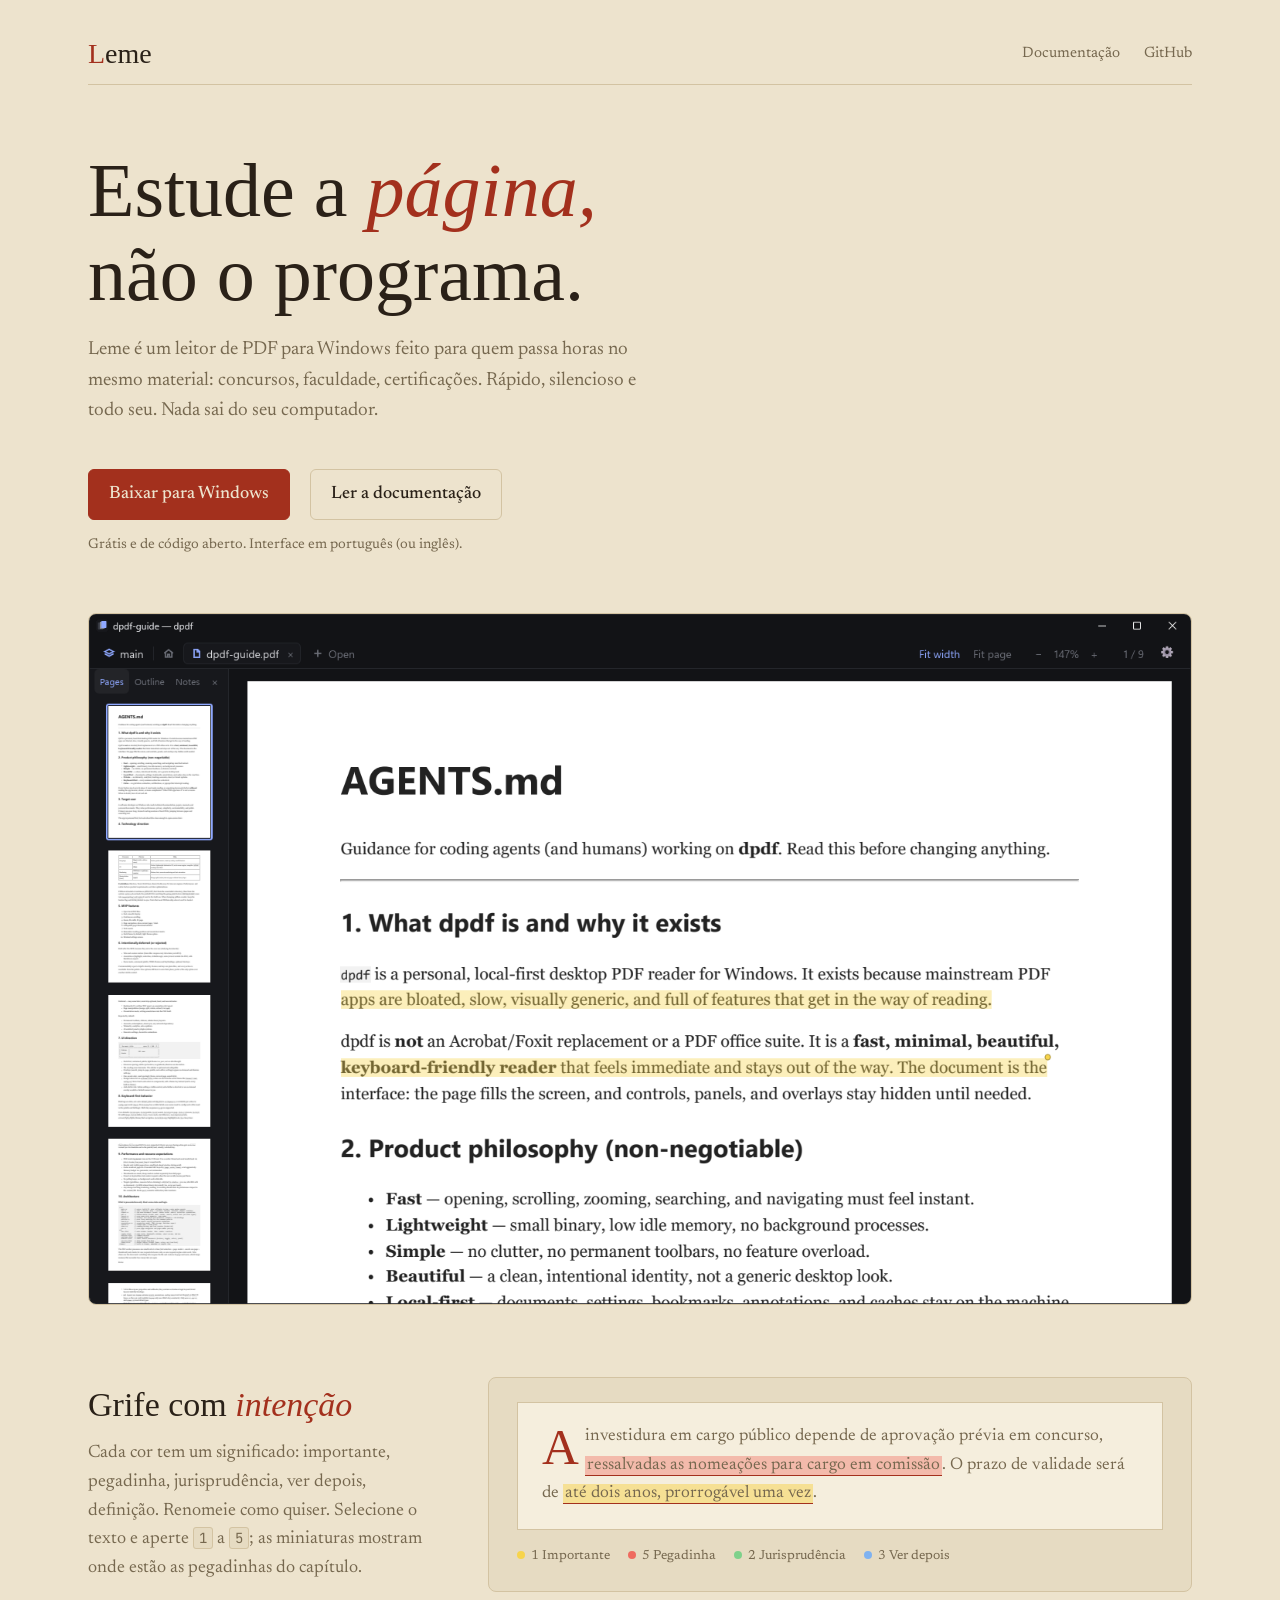
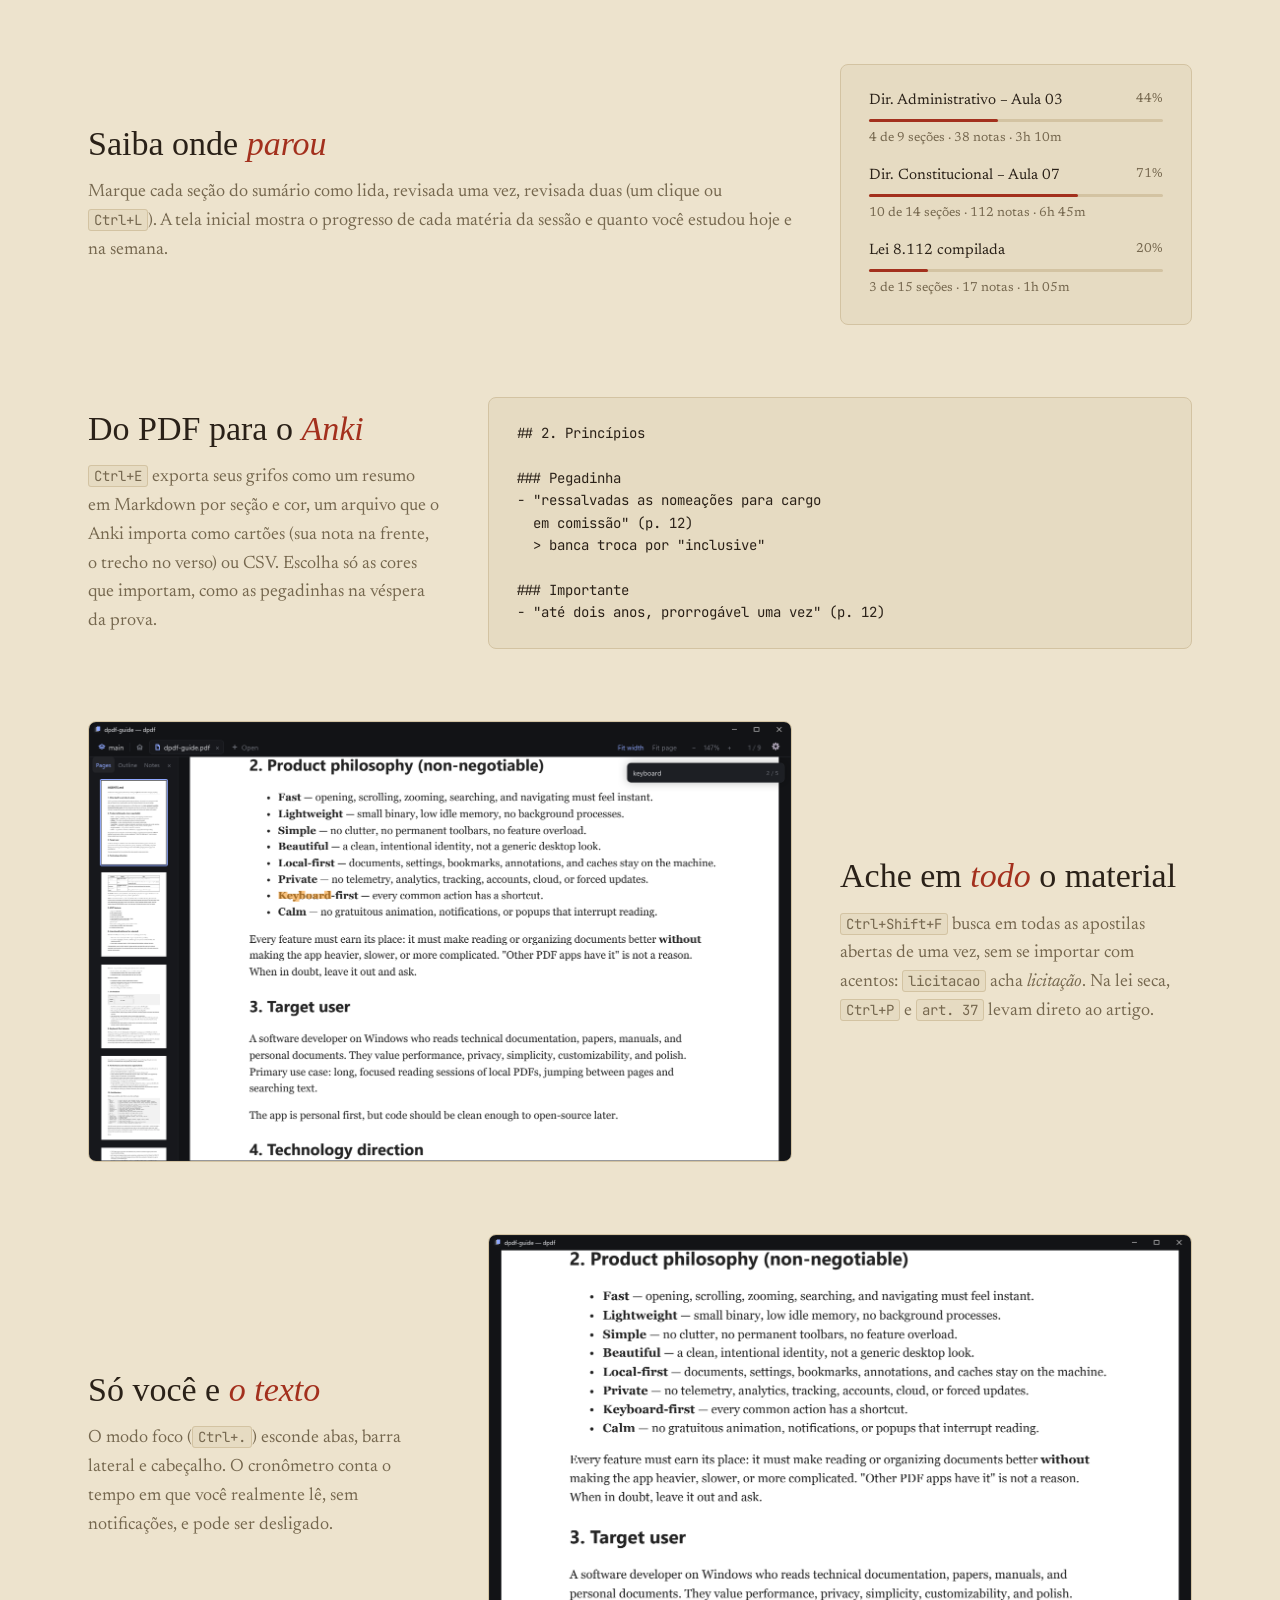
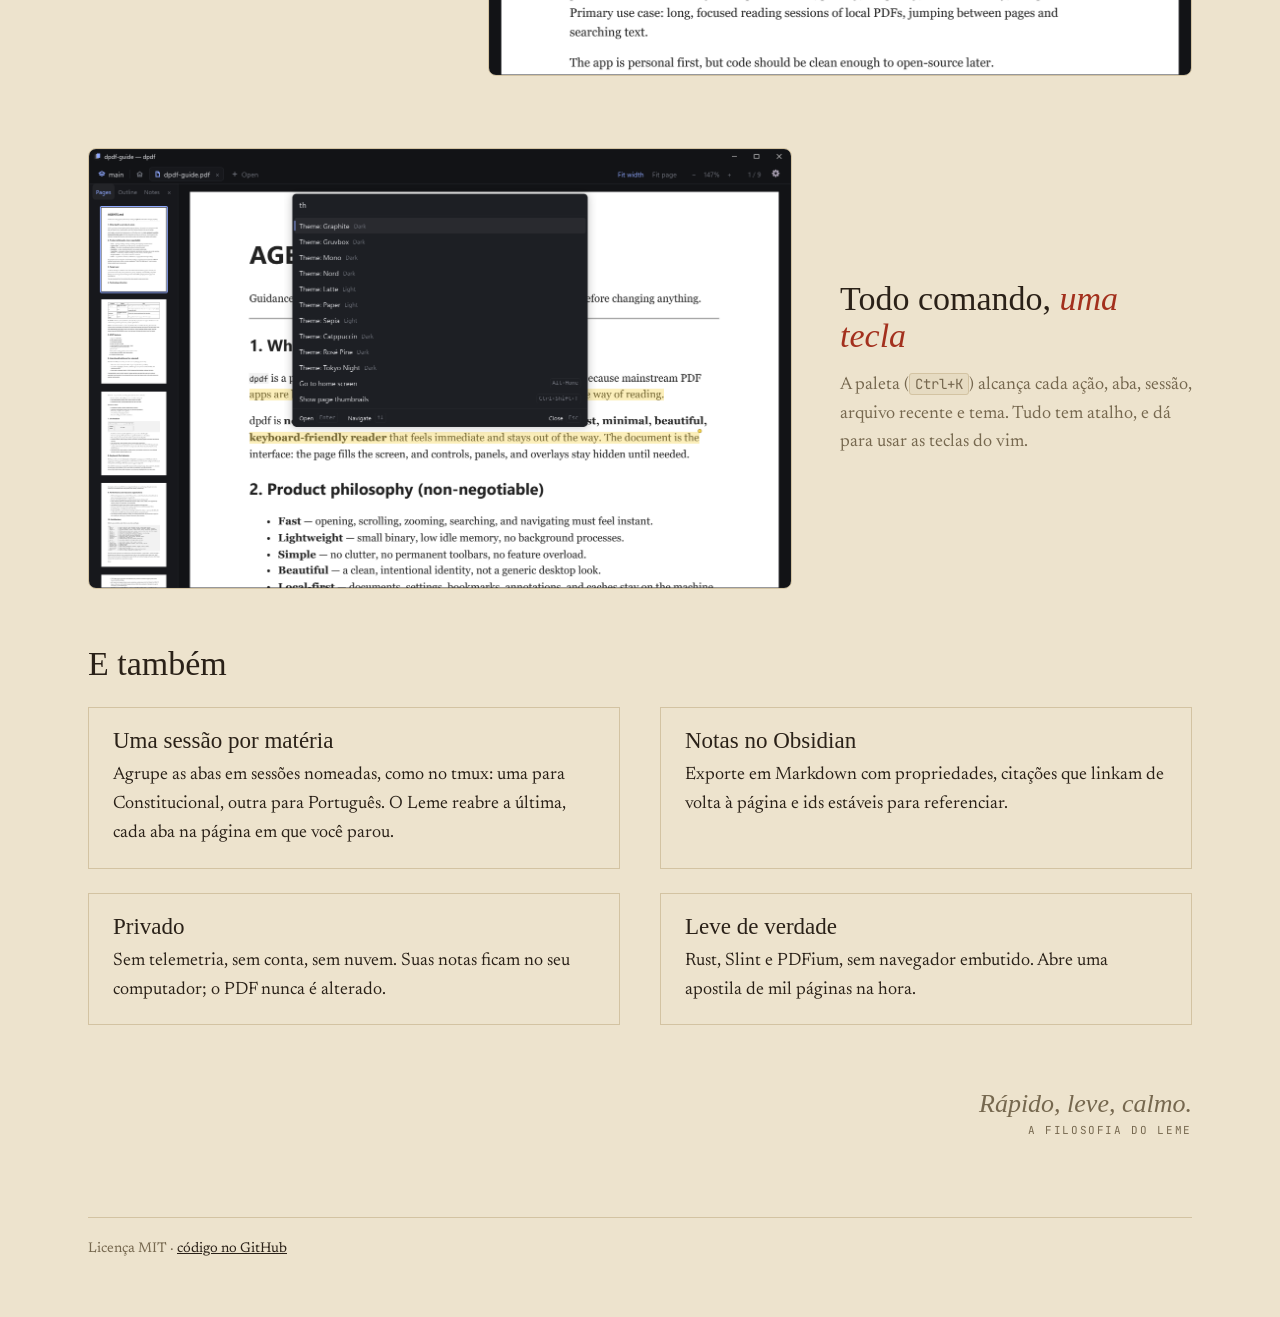
<file: site/index.html>
<!doctype html>
<html lang="pt-BR">
<head>
  <meta charset="utf-8">
  <meta name="viewport" content="width=device-width, initial-scale=1">
  <title>Leme — o leitor de PDF para quem estuda</title>
  <meta name="description" content="Leitor de PDF rápido e local para Windows, feito para estudar: grifos com significado, progresso por capítulo, cronômetro de estudo, busca em todo o material e exportação para o Anki.">
  <link rel="icon" href="icon.svg">
  <link rel="preconnect" href="https://fonts.gstatic.com" crossorigin>
  <link rel="stylesheet" href="https://fonts.googleapis.com/css2?family=IM+Fell+English:ital@0;1&family=JetBrains+Mono:wght@400;600&family=Newsreader:ital,opsz,wght@0,6..72,400;0,6..72,500;1,6..72,400&display=swap">
  <link rel="stylesheet" href="style.css">
</head>
<body>
<main class="book">
  <nav>
    <a class="brand" href="./"><b>L</b>eme</a>
    <a href="docs.html">Documentação</a>
    <a href="https://github.com/diegorezm/leme">GitHub</a>
  </nav>

  <h1>Estude a <em>página,</em><br>não o programa.</h1>
  <p class="lede">Leme é um leitor de PDF para Windows feito para quem passa horas no mesmo material: concursos, faculdade, certificações. Rápido, silencioso e todo seu. Nada sai do seu computador.</p>
  <a class="button primary" href="https://github.com/diegorezm/leme/releases/latest">Baixar para Windows</a>
  <a class="button" href="docs.html">Ler a documentação</a>
  <p class="note">Grátis e de código aberto. Interface em português (ou inglês).</p>

  <img class="shot hero-shot" src="shots/reader.png" alt="Leme com um documento, miniaturas das páginas e grifos">

  <section class="feature">
    <div>
      <h2>Grife com <em>intenção</em></h2>
      <p>Cada cor tem um significado: importante, pegadinha, jurisprudência, ver depois, definição. Renomeie como quiser. Selecione o texto e aperte <kbd>1</kbd> a <kbd>5</kbd>; as miniaturas mostram onde estão as pegadinhas do capítulo.</p>
    </div>
    <div class="mock" aria-hidden="true">
      <p class="mock-text">A investidura em cargo público depende de aprovação prévia em concurso, <mark class="red">ressalvadas as nomeações para cargo em comissão</mark>. O prazo de validade será de <mark class="yellow">até dois anos, prorrogável uma vez</mark>.</p>
      <div class="mock-legend">
        <span><i class="yellow"></i>1 Importante</span><span><i class="red"></i>5 Pegadinha</span><span><i class="green"></i>2 Jurisprudência</span><span><i class="blue"></i>3 Ver depois</span>
      </div>
    </div>
  </section>

  <section class="feature">
    <div>
      <h2>Saiba onde <em>parou</em></h2>
      <p>Marque cada seção do sumário como lida, revisada uma vez, revisada duas (um clique ou <kbd>Ctrl+L</kbd>). A tela inicial mostra o progresso de cada matéria da sessão e quanto você estudou hoje e na semana.</p>
    </div>
    <div class="mock" aria-hidden="true">
      <div class="mock-row"><span>Dir. Administrativo – Aula 03</span><b>44%</b></div><div class="bar"><i style="width:44%"></i></div><small>4 de 9 seções · 38 notas · 3h 10m</small>
      <div class="mock-row"><span>Dir. Constitucional – Aula 07</span><b>71%</b></div><div class="bar"><i style="width:71%"></i></div><small>10 de 14 seções · 112 notas · 6h 45m</small>
      <div class="mock-row"><span>Lei 8.112 compilada</span><b>20%</b></div><div class="bar"><i style="width:20%"></i></div><small>3 de 15 seções · 17 notas · 1h 05m</small>
    </div>
  </section>

  <section class="feature">
    <div>
      <h2>Do PDF para o <em>Anki</em></h2>
      <p><kbd>Ctrl+E</kbd> exporta seus grifos como um resumo em Markdown por seção e cor, um arquivo que o Anki importa como cartões (sua nota na frente, o trecho no verso) ou CSV. Escolha só as cores que importam, como as pegadinhas na véspera da prova.</p>
    </div>
    <pre class="mock mono" aria-hidden="true">## 2. Princípios

### Pegadinha
- "ressalvadas as nomeações para cargo
  em comissão" (p. 12)
  &gt; banca troca por "inclusive"

### Importante
- "até dois anos, prorrogável uma vez" (p. 12)</pre>
  </section>

  <section class="feature">
    <div>
      <h2>Ache em <em>todo</em> o material</h2>
      <p><kbd>Ctrl+Shift+F</kbd> busca em todas as apostilas abertas de uma vez, sem se importar com acentos: <code>licitacao</code> acha <em>licitação</em>. Na lei seca, <kbd>Ctrl+P</kbd> e <code>art. 37</code> levam direto ao artigo.</p>
    </div>
    <img class="shot" src="shots/search.png" alt="Busca com as ocorrências destacadas" loading="lazy">
  </section>

  <section class="feature">
    <div>
      <h2>Só você e <em>o texto</em></h2>
      <p>O modo foco (<kbd>Ctrl+.</kbd>) esconde abas, barra lateral e cabeçalho. O cronômetro conta o tempo em que você realmente lê, sem notificações, e pode ser desligado.</p>
    </div>
    <img class="shot" src="shots/focus.png" alt="Modo foco, só a página visível" loading="lazy">
  </section>

  <section class="feature">
    <div>
      <h2>Todo comando, <em>uma tecla</em></h2>
      <p>A paleta (<kbd>Ctrl+K</kbd>) alcança cada ação, aba, sessão, arquivo recente e tema. Tudo tem atalho, e dá para usar as teclas do vim.</p>
    </div>
    <img class="shot" src="shots/palette.png" alt="Paleta de comandos" loading="lazy">
  </section>

  <h2>E também</h2>
  <div class="spread">
    <div class="box"><h3>Uma sessão por matéria</h3><p>Agrupe as abas em sessões nomeadas, como no tmux: uma para Constitucional, outra para Português. O Leme reabre a última, cada aba na página em que você parou.</p></div>
    <div class="box"><h3>Notas no Obsidian</h3><p>Exporte em Markdown com propriedades, citações que linkam de volta à página e ids estáveis para referenciar.</p></div>
    <div class="box"><h3>Privado</h3><p>Sem telemetria, sem conta, sem nuvem. Suas notas ficam no seu computador; o PDF nunca é alterado.</p></div>
    <div class="box"><h3>Leve de verdade</h3><p>Rust, Slint e PDFium, sem navegador embutido. Abre uma apostila de mil páginas na hora.</p></div>
  </div>

  <blockquote>Rápido, leve, calmo.<small>A filosofia do Leme</small></blockquote>

  <footer>Licença MIT · <a href="https://github.com/diegorezm/leme">código no GitHub</a></footer>
</main>
</body>
</html>
</file>
<file: site/style.css>
/* The app's Noite theme by default, Velino when the system is light. */
:root {
  --paper: #15120e;
  --paper-deep: #1b1713;
  --ink: #e8dfcc;
  --ink-soft: #9c907b;
  --line: #2f2921;
  --rubric: #d65a40;
  --sheet: #1b1713;
  --mark: #d6a24055;
  --display: "IM Fell English", Garamond, serif;
  --serif: "Newsreader", Georgia, serif;
  --mono: "JetBrains Mono", Consolas, monospace;
  color-scheme: dark;
}
@media (prefers-color-scheme: light) {
  :root {
    --paper: #ede3cd;
    --paper-deep: #e6dbc2;
    --ink: #2a2118;
    --ink-soft: #76684f;
    --line: #d3c3a2;
    --rubric: #a3301d;
    --sheet: #f5eedd;
    --mark: #c8902a55;
    color-scheme: light;
  }
}

* { box-sizing: border-box; }

body {
  margin: 0;
  background: var(--paper);
  color: var(--ink);
  font: 18px/1.6 var(--serif);
}

/* Content is centered for readability; the page itself spans the screen. */
.book {
  max-width: 1200px;
  margin: 0 auto;
  padding: 40px 48px 56px;
}

.shot {
  display: block;
  width: 100%;
  border-radius: 8px;
  border: 1px solid var(--line);
}
.hero-shot { margin-top: 56px; }

.feature {
  display: grid;
  grid-template-columns: 1fr 2fr;
  gap: 48px;
  align-items: center;
  margin-top: 72px;
}
.feature:nth-of-type(even) { grid-template-columns: 2fr 1fr; }
.feature:nth-of-type(even) .shot { order: -1; }
.feature h2 { margin-top: 0; }
.feature p { color: var(--ink-soft); margin: 0; }

nav {
  display: flex;
  align-items: center;
  gap: 24px;
  margin-bottom: 64px;
  font-size: 15px;
}
nav .brand { display: flex; align-items: center; gap: 10px; margin-right: auto; font: 28px/1 var(--display); }
nav .brand b { font-weight: 400; color: var(--rubric); margin-right: -10px; }
nav { padding-bottom: 16px; border-bottom: 1px solid var(--line); }
nav a:not(.brand) { color: var(--ink-soft); }
nav img { width: 28px; height: 28px; }
a { color: var(--ink); }
nav a { text-decoration: none; }
nav a:hover { text-decoration: underline; }

h1, h2, h3 { font-family: var(--display); font-weight: 400; line-height: 1.1; margin: 0 0 16px; }
h1 { font-size: clamp(44px, 8vw, 76px); }
h1 em, h2 em { color: var(--rubric); }
h1 { text-wrap: balance; }
h2 { font-size: 34px; margin-top: 56px; }
h3 { font-size: 23px; }

.lede { max-width: 560px; color: var(--ink-soft); font-size: 19px; }

.button {
  display: inline-block;
  margin: 24px 16px 0 0;
  padding: 10px 20px;
  border: 1px solid var(--line);
  border-radius: 6px;
  text-decoration: none;
  font-weight: 500;
}
.button.primary { background: var(--rubric); border-color: var(--rubric); color: var(--paper); }

.spread { display: grid; grid-template-columns: 1fr 1fr; gap: 24px 40px; margin-top: 24px; }
.box { border: 1px solid var(--line); padding: 20px 24px; }
.box p { margin: 0; }
.box h3 { margin-bottom: 8px; }

blockquote {
  margin: 64px 0 0;
  text-align: right;
  font: italic 26px var(--display);
  color: var(--ink-soft);
}
blockquote small {
  display: block;
  margin-top: 4px;
  font: 11px var(--mono);
  letter-spacing: 0.15em;
  text-transform: uppercase;
  color: var(--ink-soft);
}

code, kbd { font: 14px var(--mono); background: var(--paper-deep); border: 1px solid var(--line); padding: 1px 5px; border-radius: 3px; }
pre { background: var(--paper-deep); border: 1px solid var(--line); padding: 16px; overflow-x: auto; }
pre code { background: none; padding: 0; }

table { width: 100%; border-collapse: collapse; font-size: 15px; display: block; overflow-x: auto; }
th, td { text-align: left; padding: 8px 10px; border-bottom: 1px solid var(--line); vertical-align: top; }

footer { margin-top: 80px; padding-top: 20px; border-top: 1px solid var(--line); font-size: 14px; color: var(--ink-soft); }

.note { margin: 14px 0 0; font-size: 14px; color: var(--ink-soft); }

/* Small pieces of the Leme interface, in the page's own theme. */
.mock {
  margin: 0;
  padding: 24px 28px;
  border-radius: 8px;
  background: var(--paper-deep);
  color: var(--ink);
  border: 1px solid var(--line);
  font-size: 15px;
}
.mock.mono { font: 14px/1.6 var(--mono); white-space: pre-wrap; }
.mock-text { margin: 0; padding: 20px 24px; background: var(--sheet); color: var(--ink); border: 1px solid var(--line); font: 17px/1.7 var(--serif); }
.mock-text::first-letter { font: 3em/0.8 var(--display); color: var(--rubric); float: left; padding: 4px 6px 0 0; }
.mock mark { color: inherit; padding: 1px 2px; border-bottom: 1px solid var(--rubric); }
.mock mark.red { background: #ef6b5f66; }
.mock mark.yellow { background: #f7d44c80; }
.mock-legend { display: flex; flex-wrap: wrap; gap: 8px 18px; margin-top: 16px; font-size: 13px; color: var(--ink-soft); }
.mock-legend i { display: inline-block; width: 8px; height: 8px; border-radius: 50%; margin-right: 6px; }
i.yellow { background: #f7d44c; } i.red { background: #ef6b5f; } i.green { background: #7fd18b; } i.blue { background: #7fb2f0; }
.mock-row { display: flex; justify-content: space-between; gap: 12px; margin-top: 14px; }
.mock-row:first-child { margin-top: 0; }
.mock-row b { font-weight: 400; color: var(--ink-soft); font-size: 13px; }
.mock .bar { height: 3px; margin: 6px 0 4px; background: var(--line); border-radius: 2px; }
.mock .bar i { display: block; height: 100%; background: var(--rubric); border-radius: 2px; }
.mock small { color: var(--ink-soft); font-size: 13px; }

@media (max-width: 720px) {
  .book { padding: 32px 16px; }
  .feature, .feature:nth-of-type(even) { grid-template-columns: 1fr; gap: 20px; margin-top: 48px; }
  .feature:nth-of-type(even) .shot { order: 0; }
  .spread { grid-template-columns: 1fr; gap: 16px; }
  nav { margin-bottom: 40px; }
}
</file>
